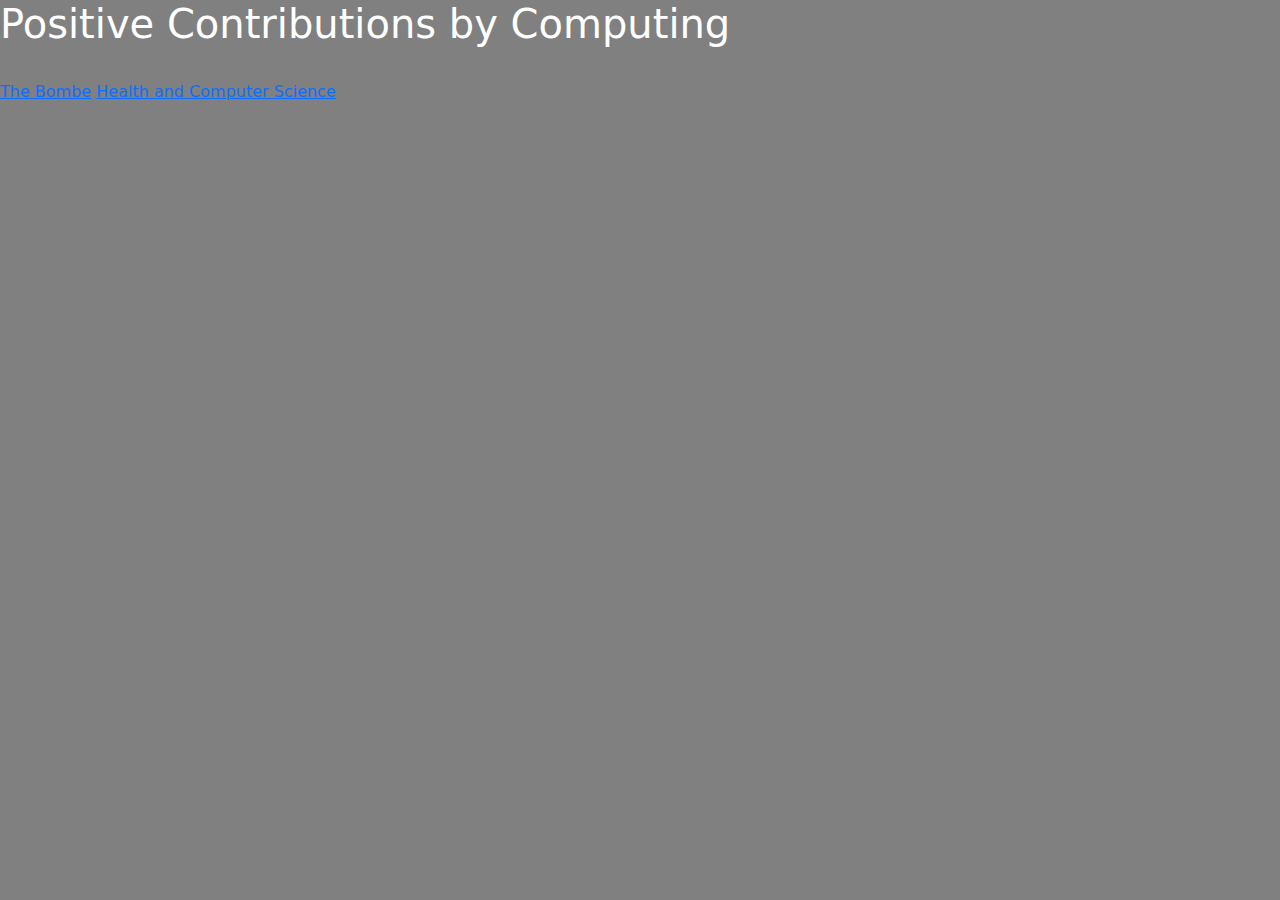
<file: index.html>
<!DOCTYPE html>
<html lang="en">

<head>
    <meta charset="utf-8">
    <meta name="viewport" content="width=device-width, initial-scale=1">
    <link href="https://cdn.jsdelivr.net/npm/bootstrap@5.2.1/dist/css/bootstrap.min.css" rel="stylesheet">
    <script src="https://cdn.jsdelivr.net/npm/bootstrap@5.2.1/dist/js/bootstrap.bundle.min.js"></script>
    <link href="CSS/main.css" rel="stylesheet">

    <script src="https://code.jquery.com/jquery-3.6.1.min.js"
        integrity="sha256-o88AwQnZB+VDvE9tvIXrMQaPlFFSUTR+nldQm1LuPXQ=" crossorigin="anonymous"></script>

    <script>
        $(function () {
            $("#navbar").load("SharedPages/navbar.html");
        });
    </script>

    <title>Home</title>
</head>

<body>
    <div id="navbar"></div>
    <h1>Positive Contributions by Computing</h1>
    <br>
    <a href="Skye.html">The Bombe</a>
    <a href="Catherine.html">Health and Computer Science</a>
</body>

</html>
</file>
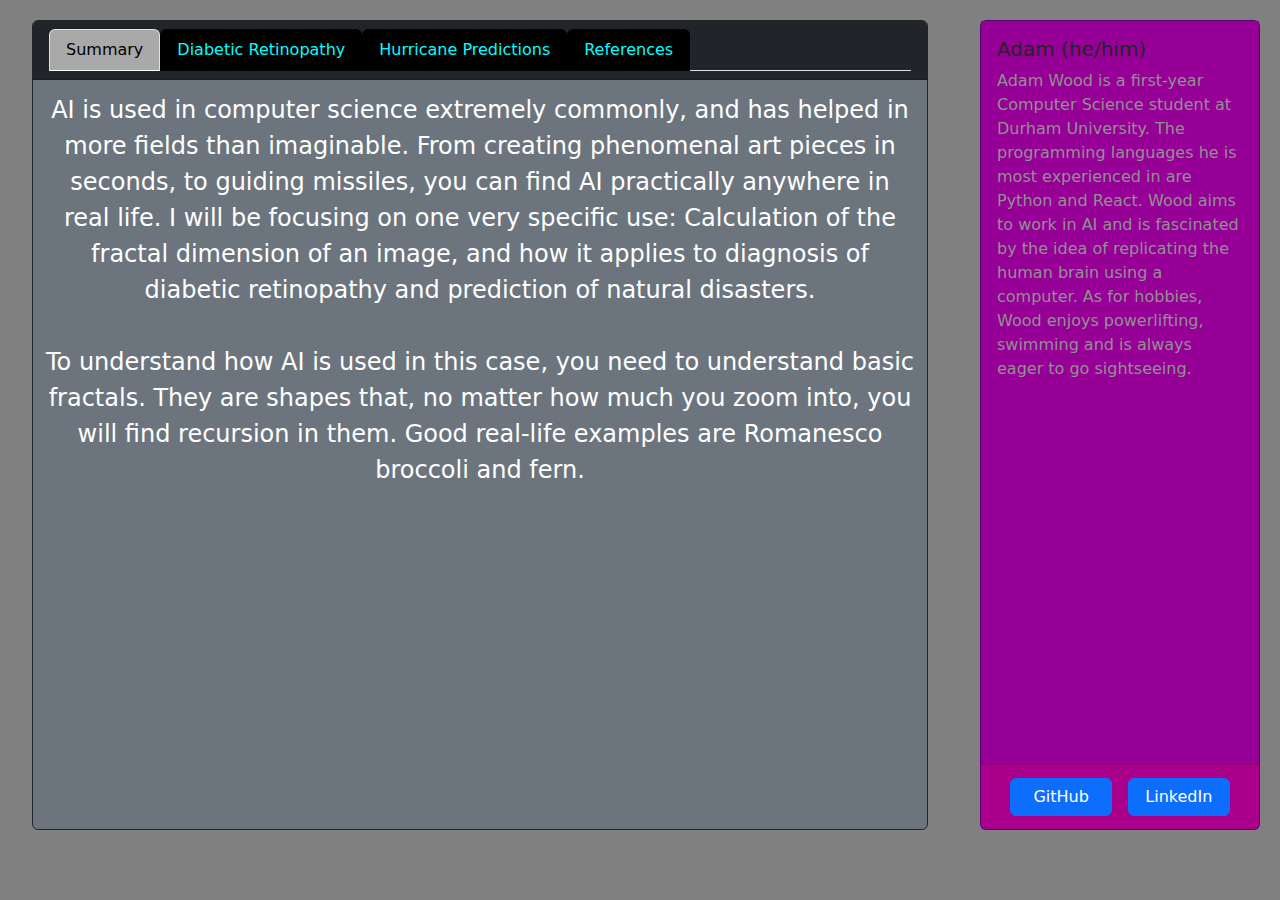
<file: Adam.html>
<!DOCTYPE html>
<html lang="en">

    <head>
        <!--general-->
        <meta name="author" content="Adam Wood" />
        <meta name="description" content="Shows how AI can help humanity, through non-integer fractal dimension analysis" />
        <meta charset="utf-8">
        <meta name="viewport" content="width=device-width, initial-scale=1">

        <!--bootstrap-->
        <link href="https://cdn.jsdelivr.net/npm/bootstrap@5.2.1/dist/css/bootstrap.min.css" rel="stylesheet">
        <script src="https://cdn.jsdelivr.net/npm/bootstrap@5.2.1/dist/js/bootstrap.bundle.min.js"></script>
        <link href="CSS/main.css" rel="stylesheet">
        <script src="https://code.jquery.com/jquery-3.6.1.min.js"
            integrity="sha256-o88AwQnZB+VDvE9tvIXrMQaPlFFSUTR+nldQm1LuPXQ=" crossorigin="anonymous"></script>

        <!--navbar-->
        <script>
            $(function () {
                $("#navbar").load("SharedPages/navbar.html");
            });
        </script>

        <!--title-->
        <title>AI in comp sci</title>
    </head>

    <body>
    
        <body>
            <div id="navbar"></div>
            <div class="container-fluid" style="height: 100vh-56px;">
                <div class="row">
                    <div class="col-sm-9">
                        <div class=" card text-center bg-secondary text-white border-dark"
                            style="color: black; margin: 20px; height: 90vh;">
                            <div class="card-header bg-dark">
                                <ul class="nav nav-tabs" id="myTab" role="tablist">
                                    <li class="nav-item" role="presentation">
                                        <button class="nav-link active nav-btn-dark" id="synopsis-tab" data-bs-toggle="tab"
                                            data-bs-target="#synopsis" type="button" role="tab" aria-controls="synopsis"
                                            aria-selected="true">Summary</button>
                                    </li>
                                    <li class="nav-item" role="presentation">
                                        <button class="nav-link nav-btn-dark" id="details-tab" data-bs-toggle="tab"
                                            data-bs-target="#details" type="button" role="tab" aria-controls="details"
                                            aria-selected="false">Diabetic Retinopathy</button>
                                    </li>
                                    <li class="nav-item" role="presentation">
                                        <button class="nav-link nav-btn-dark" id="details2-tab" data-bs-toggle="tab"
                                            data-bs-target="#details2" type="button" role="tab" aria-controls="details2"
                                            aria-selected="false">Hurricane Predictions</button>
                                    </li>
                                    <li class="nav-item" role="presentation">
                                        <button class="nav-link nav-btn-dark" id="references-tab" data-bs-toggle="tab" 
                                            data-bs-target="#references" type="button" role="tab" aria-controls="references" 
                                            aria-selected="false">References</button>
                                    </li>
                                </ul>
                            </div>
                            <div class="tab-content overflow-auto" id="myTabContent" style="padding: 12px;">
                                <div class="tab-pane fade show active" id="synopsis" role="tabpanel"
                                    aria-labelledby="details-tab">
                                    <p class="fs-4">AI is used in computer science extremely commonly, and has helped in more fields than imaginable. From creating
                                    phenomenal art pieces in seconds, to guiding missiles, you can find AI practically anywhere in real life. I will be
                                    focusing on one very specific use: Calculation of the fractal dimension of an image, and how it applies to diagnosis of
                                    diabetic retinopathy and prediction of natural disasters.
                                    <br /><br />
                                    To understand how AI is used in this case, you need to understand basic fractals. They are shapes that, no matter how
                                    much you zoom into, you will find recursion in them. Good real-life examples are Romanesco broccoli and fern.
</p>
                                </div>
                                <div class="tab-pane fade" id="details" role="tabpanel" aria-labelledby="details-tab">
                                    <p>hi</p>
                                </div>
                                <div class="tab-pane fade" id="details2" role="tabpanel" aria-labelledby="details2-tab">
                                    <p>hi2</p>
                                </div>
                                <!--<div class="tab-pane fade" id="references" role="tabpanel" aria-labelledby="references-tab">
                                    <a href="https://en.wikipedia.org/wiki/Bombe" class="text-white">Wikipedia...</a>
                                </div>-->
                            </div>
                        </div>
                    </div>
    
                    <!--profile card in sidebar-->
                    <div class="col-sm-3" style="padding: 20px;">
                        <div class="card mx-auto" style="background-color: rgb(110, 0, 140); min-height: 90vh">
                            <!--<img src=".jpg" class="card-img" style="width:95%; margin:2.5%"
                                alt="...">-->
                            <div class="card-body" style="background-color: rgb(150, 0, 150);">
                                <h5 class="card-title">Adam (he/him)</h5>
                                <!--profile paragraph-->
                                <p class="card-text" style="color: rgb(145, 145, 145);">
                                Adam Wood is a first-year Computer Science student at Durham University. 
								The programming languages he is most experienced in are Python and React.
                                Wood aims to work in AI and is fascinated by the idea of replicating the human brain using a computer.
                                As for hobbies, Wood enjoys powerlifting, swimming and is always eager to go sightseeing.</p>
                            </div>
                            <div class="card-footer text-center" style="background-color: rgb(170, 0, 140);">
                                <a href="https://github.com/Wadam03" class="btn btn-primary col-sm-5"
                                    style="margin: 5px;">GitHub</a>
                                <a href="https://www.linkedin.com/in/adam-wood-b9536b254"
                                    class="btn btn-primary col-sm-5" style="margin: 5px;">LinkedIn</a>
                            </div>
                        </div>
                    </div>
    
                </div>
            </div>
        </body>
</html>
</file>
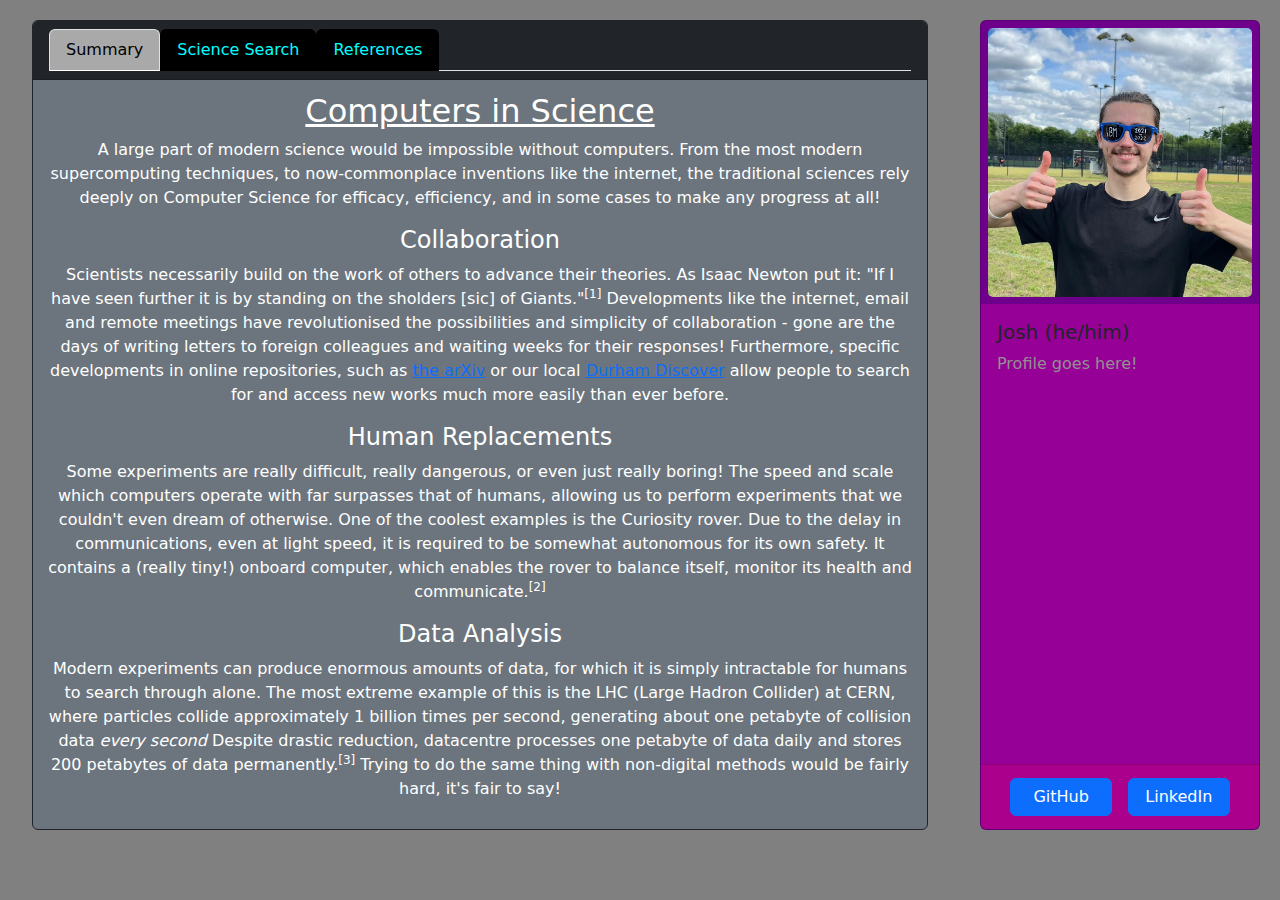
<file: Josh.html>
<!DOCTYPE html>
<html lang="en">
    <head>
        <!--General useful information. -->
        <meta name="author" content="Josh Loan-Clarke" />
        <meta name="description" content="Demonstrates, through limited examples, some of the value that computers bring to science."/>
        <meta charset="utf-8">
        <meta name="viewport" content="width=device-width, initial-scale=1">

        <!--Bootstrap stuff -->
        <link href="https://cdn.jsdelivr.net/npm/bootstrap@5.2.1/dist/css/bootstrap.min.css" rel="stylesheet">
        <script src="https://cdn.jsdelivr.net/npm/bootstrap@5.2.1/dist/js/bootstrap.bundle.min.js"></script>
        <link href="CSS/main.css" rel="stylesheet">
    
        <script src="https://code.jquery.com/jquery-3.6.1.min.js"
            integrity="sha256-o88AwQnZB+VDvE9tvIXrMQaPlFFSUTR+nldQm1LuPXQ=" crossorigin="anonymous"></script>
        
        <!--Navbar stuff -->
        <script>
            $(function () {
                $("#navbar").load("SharedPages/navbar.html");
            });
        </script>
        
        <!--Title -->
        <title>Computers in Science</title>
    </head>
    
    <body>
        <body>
            <div id="navbar"></div>
            <div class="container-fluid" style="height: 100vh-56px;">
                <div class="row">
                    <div class="col-sm-9">
                        <div class=" card text-center bg-secondary text-white border-dark"
                            style="color: black; margin: 20px; height: 90vh;">
                            <div class="card-header bg-dark">
                                <ul class="nav nav-tabs" id="myTab" role="tablist">
                                    <li class="nav-item" role="presentation">
                                        <button class="nav-link active nav-btn-dark" id="synopsis-tab" data-bs-toggle="tab"
                                            data-bs-target="#synopsis" type="button" role="tab" aria-controls="synopsis"
                                            aria-selected="true">Summary</button>
                                    </li>
                                    <li class="nav-item" role="presentation">
                                        <button class="nav-link nav-btn-dark" id="details-tab" data-bs-toggle="tab"
                                            data-bs-target="#details" type="button" role="tab" aria-controls="details"
                                            aria-selected="false">Science Search</button>
                                    </li>
                                    <li class="nav-item" role="presentation">
                                        <button class="nav-link nav-btn-dark" id="references-tab" data-bs-toggle="tab"
                                            data-bs-target="#references" type="button" role="tab" aria-controls="references"
                                            aria-selected="false">References</button>
                                    </li>
                                </ul>
                            </div>
                            <div class="tab-content overflow-auto" id="myTabContent" style="padding: 12px;">
                                <div class="tab-pane fade show active" id="synopsis" role="tabpanel"
                                    aria-labelledby="details-tab">
                                    <h2><u>Computers in Science</u></h2>
                                    <p>A large part of modern science would be impossible without computers. From the most modern
                                        supercomputing techniques, to now-commonplace inventions like the internet, the traditional
                                        sciences rely deeply on Computer Science for efficacy, efficiency, and in some cases to make
                                        any progress at all!
                                    </p>
                                    <h4>Collaboration</h4>
                                    <p>Scientists necessarily build on the work of others to advance their theories. As Isaac Newton
                                        put it: "If I have seen further it is by standing on the sholders [sic] of Giants."<sup>[1]</sup>
                                        Developments like the internet, email and remote meetings have revolutionised the possibilities
                                        and simplicity of collaboration - gone are the days of writing letters to foreign colleagues
                                        and waiting weeks for their responses! Furthermore, specific developments in online repositories,
                                        such as <a href="https://arxiv.org/">the arXiv</a> or our local <a href="https://discover.durham.ac.uk/discovery/search?vid=44DUR_INST:VU1">
                                        Durham Discover</a> allow people to search for and access new works much more easily than ever
                                        before.
                                    </p>
                                    <h4>Human Replacements</h4>
                                    <p>Some experiments are really difficult, really dangerous, or even just really boring! The speed and
                                        scale which computers operate with far surpasses that of humans, allowing us to perform
                                        experiments that we couldn't even dream of otherwise. One of the coolest examples is the Curiosity
                                        rover. Due to the delay in communications, even at light speed, it is required to be somewhat
                                        autonomous for its own safety. It contains a (really tiny!) onboard computer, which enables the
                                        rover to balance itself, monitor its health and communicate.<sup>[2]</sup>
                                    </p>
                                    <h4>Data Analysis</h4>
                                    <p>Modern experiments can produce enormous amounts of data, for which it is simply intractable for
                                        humans to search through alone. The most extreme example of this is the LHC (Large Hadron
                                        Collider) at CERN, where particles collide approximately 1 billion times per second, generating 
                                        about one petabyte of collision data <i>every second</i> Despite drastic reduction, datacentre
                                        processes one petabyte of data daily and stores 200 petabytes of data permanently.<sup>[3]</sup>
                                        Trying to do the same thing with non-digital methods would be fairly hard, it's fair to say!
                                    </p>
                                </div>
                                <div class="tab-pane fade" id="details" role="tabpanel" aria-labelledby="details-tab">
                                    <!--This section allows a user to search for a science and get relevant content returned.-->
                                    <p>What science do you want to find out about?</p>
                                    <!--Adds a search bar and button.-->
                                    <form id="form" action="">
                                        <input id="scienceSearchBar" type="text" placeholder="Enter a science..." aria-label="Search through site content">
                                        <button>Search!</button>
                                    </form>
                                    <!--Below runs on button click. Reads search bar input, checks if a science, returns relevant file.-->
                                    <!--Modified from: https://pagedart.com/blog/how-to-add-a-search-bar-in-html/-->
                                    <script>
                                        const f = document.getElementById("form");
                                        function submitted(event) {
                                            event.preventDefault();
                                            var userInput = document.getElementById("scienceSearchBar").value;
                                            //This function is in Josh.js file.
                                            updateParagraph(userInput);
                                        }
                                        f.addEventListener('submit', submitted);
                                    </script>
                                    <!--Adds the Josh.js file for the function.-->
                                    <script src="Josh.js"></script>
                                    <br>
                                    <!--Displays the relevant paragraph-->
                                    <object id="scienceParagraph" data="" width="100%"></object>    
                                </div>
                                <div class="tab-pane fade" id="references" role="tabpanel" aria-labelledby="references-tab">
                                    <h2>References</h2>
                                    <ol align="left">
                                        <li>Newton, Isaac. "Letter from Sir Isaac Newton to Robert Hooke". Historical Society of 
                                            Pennsylvania. Available at:<a href="https://discover.hsp.org/Record/dc-9792/Description#tabnav">
                                            https://discover.hsp.org/Record/dc-9792/Description#tabnav.</a></li>
                                        <li>NASA. "Mars Curiosity Rover - Brains". Available at:<a href="https://mars.nasa.gov/msl/spacecraft/rover/brains/">
                                            https://mars.nasa.gov/msl/spacecraft/rover/brains/.</a></li>
                                        <li>Gaillard, Mélissa. "CERN Data Centre passes the 200-petabyte milestone". CERN. Available at:
                                            <a href="https://home.cern/news/news/computing/cern-data-centre-passes-200-petabyte-milestone">
                                            https://home.cern/news/news/computing/cern-data-centre-passes-200-petabyte-milestone.</a></li>
                                        <li>National Library of Medicine. "CHM13 T2T v1.1 – Genome – Assembly – NCBI". Available at:
                                            <a href="https://www.ncbi.nlm.nih.gov/assembly/GCA_009914755.3">
                                            https://www.ncbi.nlm.nih.gov/assembly/GCA_009914755.3.</a></li>
                                        <li>National Human Genome Research Institute, "Telomere-to-Telomere (T2T)" Available at: <a href=
                                            "https://www.genome.gov/about-genomics/telomere-to-telomere">https://www.genome.gov/about-genomics/telomere-to-telomere.
                                            </a></li>
                                        <li>The Power of Silence, "Chemical Process Simulation Software and Types" Available at: <a href=
                                                "https://thepowerofsilence.co/chemical-process-simulation-software-and-types/">
                                                https://thepowerofsilence.co/chemical-process-simulation-software-and-types/.</a></li>
                                        <li>O’ Brien, J., "How quantum computing could beat climate change", World Economic Forum, <a 
                                            href="www.weforum.org/agenda/2019/12/quantum-computing-applications-climate-change/">
                                            www.weforum.org/agenda/2019/12/quantum-computing-applications-climate-change/</a></li>
                                        <li>Wang, Q., et al. “Plasma N2-fixation : 1900-2014", Catalysis Today, 256, no. 1, (2015) 
                                            pp. 49-66 Available at: <a href="doi.org/10.1016/j.cattod.2015.05.005">
                                            https://www.genome.gov/about-genomics/telomere-to-telomere.</a></li>        
                                    </ol>
                                </div>
                            </div>
                        </div>
                    </div>

                    <!--Profile card in sidebar.-->
                    <div class="col-sm-3" style="padding: 20px;">
                        <div class="card mx-auto" style="background-color: rgb(110, 0, 140); min-height: 90vh">
                            <img src="img/Josh_Profile.jpg" class="card-img" style="width:95%; margin:2.5%"
                                alt="Image of Josh, standing outside in sunshine wearing sunglasses and posing with thumbs up.">
                            <div class="card-body" style="background-color: rgb(150, 0, 150);">
                                <h5 class="card-title">Josh (he/him)</h5>
                                <p class="card-text" style="color: rgb(145, 145, 145);">Profile goes here!</p>
                            </div>
                            <div class="card-footer text-center" style="background-color: rgb(170, 0, 140);">
                                <a href="https://github.com/jlc-vcg" class="btn btn-primary col-sm-5" style="margin: 5px;">GitHub</a>
                                <a href="https://www.linkedin.com/in/josh-loan-clarke-8903b220a/" class="btn btn-primary col-sm-5"
                                style="margin: 5px;">LinkedIn</a>
                            </div>
                        </div>
                    </div>
                </div>
            </div>
        </body>
</html>
</file>
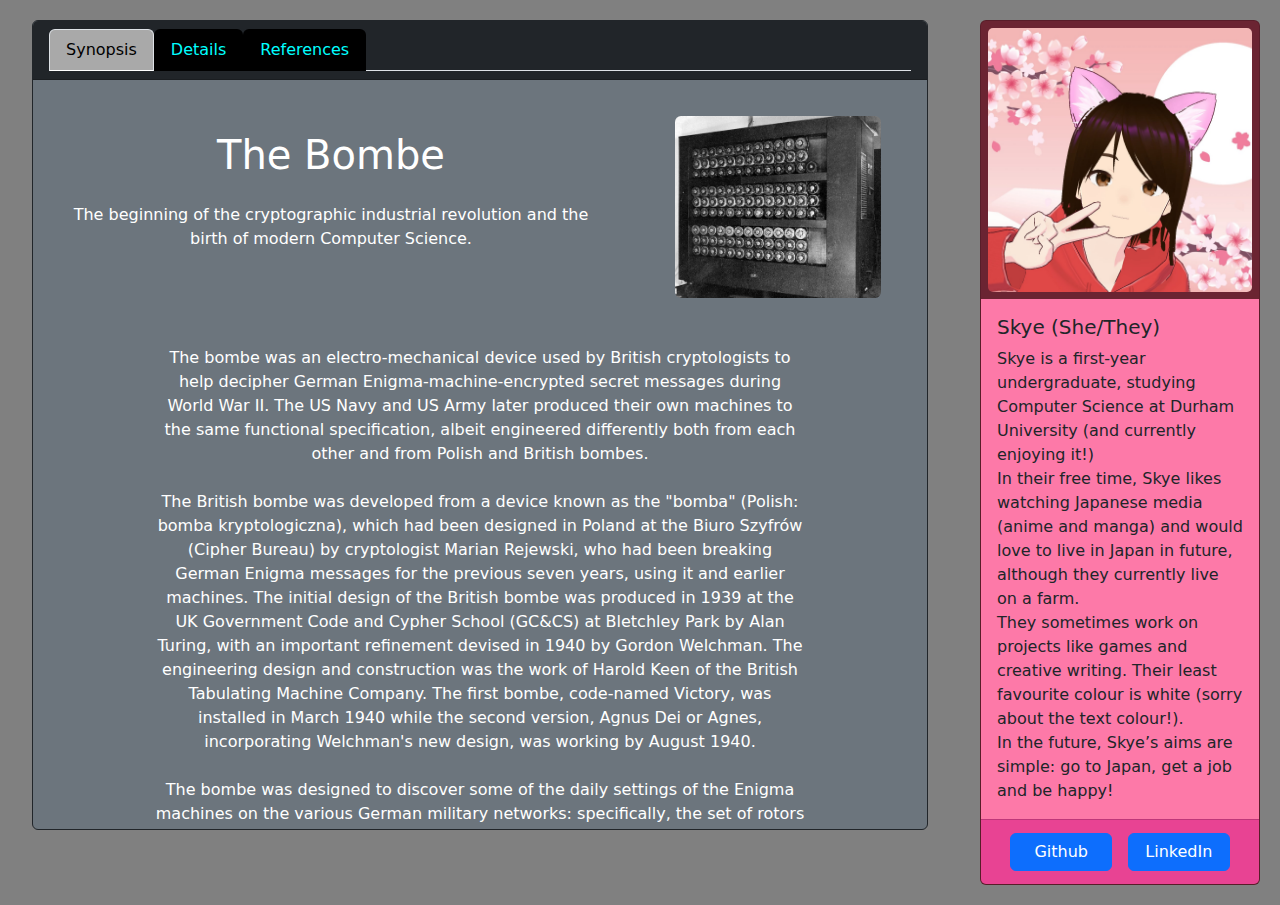
<file: Skye.html>
<!DOCTYPE html>
<html lang="en">
	<head>
		<meta charset="utf-8" />
		<meta name="viewport" content="width=device-width, initial-scale=1" />
		<link
			href="https://cdn.jsdelivr.net/npm/bootstrap@5.2.1/dist/css/bootstrap.min.css"
			rel="stylesheet"
		/>
		<script src="https://cdn.jsdelivr.net/npm/bootstrap@5.2.1/dist/js/bootstrap.bundle.min.js"></script>
		<link href="CSS/main.css" rel="stylesheet" />

		<script
			src="https://code.jquery.com/jquery-3.6.1.min.js"
			integrity="sha256-o88AwQnZB+VDvE9tvIXrMQaPlFFSUTR+nldQm1LuPXQ="
			crossorigin="anonymous"
		></script>

		<script>
			$(function () {
				$("#navbar").load("SharedPages/navbar.html");
			});
		</script>

		<title>The Bombe by Skye</title>
	</head>

	<body>
		<div id="navbar"></div>
		<div class="container-fluid" style="height: 100vh-56px">
			<div class="row">
				<div class="col-sm-9">
					<div
						class="card text-center bg-secondary text-white border-dark"
						style="color: black; margin: 20px; height: 90vh"
					>
						<div class="card-header bg-dark">
							<ul class="nav nav-tabs" id="myTab" role="tablist">
								<li class="nav-item" role="presentation">
									<button
										class="nav-link active nav-btn-dark"
										id="synopsis-tab"
										data-bs-toggle="tab"
										data-bs-target="#synopsis"
										type="button"
										role="tab"
										aria-controls="synopsis"
										aria-selected="true"
									>
										Synopsis
									</button>
								</li>
								<li class="nav-item" role="presentation">
									<button
										class="nav-link nav-btn-dark"
										id="details-tab"
										data-bs-toggle="tab"
										data-bs-target="#details"
										type="button"
										role="tab"
										aria-controls="details"
										aria-selected="false"
									>
										Details
									</button>
								</li>
								<li class="nav-item" role="presentation">
									<button
										class="nav-link nav-btn-dark"
										id="references-tab"
										data-bs-toggle="tab"
										data-bs-target="#references"
										type="button"
										role="tab"
										aria-controls="references"
										aria-selected="false"
									>
										References
									</button>
								</li>
							</ul>
						</div>
						<div class="tab-content overflow-auto" id="myTabContent" style="padding: 12px">
							<div
								class="tab-pane fade show active"
								id="synopsis"
								role="tabpanel"
								aria-labelledby="details-tab"
							>
								<br />
								<div class="row">
									<div class="col-sm-8 align-self-center">
										<div class="d-flex flex-column bd-highlight mb-3 d-flex align-items-center">
											<div class="p-2 bd-highlight">
												<h1>The Bombe</h1>
											</div>
											<div class="p-2 bd-highlight">
												<p>
													The beginning of the cryptographic industrial revolution and the birth of
													modern Computer Science.
												</p>
											</div>
										</div>
									</div>
									<div class="col-sm-4">
										<img
											src="img/Wartime_picture_of_a_Bletchley_Park_Bombe.jpg"
											class="rounded mx-auto d-block img-fluid w-75"
										/>
									</div>
								</div>
								<p class="m-auto w-75 mt-5">
									The bombe was an electro-mechanical device used by British cryptologists to help
									decipher German Enigma-machine-encrypted secret messages during World War II. The
									US Navy and US Army later produced their own machines to the same functional
									specification, albeit engineered differently both from each other and from Polish
									and British bombes. <br /><br />
									The British bombe was developed from a device known as the "bomba" (Polish: bomba
									kryptologiczna), which had been designed in Poland at the Biuro Szyfrów (Cipher
									Bureau) by cryptologist Marian Rejewski, who had been breaking German Enigma
									messages for the previous seven years, using it and earlier machines. The initial
									design of the British bombe was produced in 1939 at the UK Government Code and
									Cypher School (GC&CS) at Bletchley Park by Alan Turing, with an important
									refinement devised in 1940 by Gordon Welchman. The engineering design and
									construction was the work of Harold Keen of the British Tabulating Machine
									Company. The first bombe, code-named Victory, was installed in March 1940 while
									the second version, Agnus Dei or Agnes, incorporating Welchman's new design, was
									working by August 1940.
									<br /><br />
									The bombe was designed to discover some of the daily settings of the Enigma
									machines on the various German military networks: specifically, the set of rotors
									in use and their positions in the machine; the rotor core start positions for the
									message—the message key—and one of the wirings of the plugboard.
									<br /><br />
									- Wikipedia ["Bombe"] Accessed: 27/10/2022
								</p>
							</div>
							<div class="tab-pane fade" id="details" role="tabpanel" aria-labelledby="details-tab">
								<h1>Enigma</h1>
								The Enigma machine, which combined electrical and mechanical components, was
								descended from a number of designs that were submitted for patent as early as 1918
								in Germany and were produced commercially beginning in the early 1920s. Looking
								rather like a typewriter, it was battery-powered and highly portable. In addition to
								a keyboard, the device had a lamp board consisting of 26 stenciled letters, each
								with a small lightbulb behind it.
								<br /><br />
								As a cipher clerk typed a message on the keyboard in plain German, letters were
								illuminated one by one on the lamp board. An assistant recorded the letters by hand
								to form the enciphered message, which was then transmitted in Morse Code. Each bulb
								in the lamp board was electrically connected to a letter on the keyboard, but the
								wiring passed via a number of rotating wheels, with the result that the connections
								were always changing as the wheels moved. Thus, typing the same letter at the
								keyboard, such as AAAA..., would produce a stream of changing letters at the lamp
								board, such as WMEV…. It was this ever-changing pattern of connections that made
								Enigma extremely hard to break.
								<br /><br />
								The earliest success against the German military Enigma was by the Polish Cipher
								Bureau. In the winter of 1932–33, Polish mathematician Marian Rejewski deduced the
								pattern of wiring inside the three rotating wheels of the Enigma machine. (Rejewski
								was helped by photographs, received from the French secret service, showing pages of
								an Enigma operating manual for September and October 1932.) Before an Enigma
								operator began enciphering a message, he set Enigma’s three wheels (four in models
								used by the German navy) to various starting positions that were also known to the
								intended recipient. In a major breakthrough, Rejewski invented a method for finding
								out, from each intercepted German transmission, the positions in which the wheels
								had started at the beginning of the message. In consequence, Poland was able to read
								encrypted German messages from 1933 to 1939. In the summer of 1939 Poland turned
								over everything—including information about Rejewski’s Bomba, a machine he devised
								in 1938 for breaking Enigma messages—to Britain and France. In May 1940, however, a
								radical change to the Enigma system eliminated the loophole that Rejewski had
								exploited to discover the starting positions of the wheels. New methods developed at
								Bletchley Park during 1940 enabled code breakers there to continue to decipher
								German air force and army communications. However, German naval messages—including
								the all-important traffic to and from U-boats in the North Atlantic—remained
								cloaked. (The Poles too had had little success against naval Enigma.) U-boats were
								sinking such a large number of merchant ships taking food, munitions, and oil to
								Britain from North America that by 1941 some analysts were predicting that the
								sinkings would tip Britain into starvation within a few months.
								<br /><br />
								In June 1941 British mathematician Alan M. Turing and his group at Bletchley finally
								succeeded in breaking into the daily communications of the U-boats. Decoded messages
								revealed the positions of the submarines, enabling ships to avoid contact. Great
								care was always exercised to conceal the fact that Bletchley had deciphered these
								messages. For instance, British intelligence leaked false information hinting at
								revolutionary new developments in long-range radar.
								<br /><br />
								Turing was responsible for another major development in breaking Enigma. In March
								1940, Turing’s first Bombe, a code-breaking machine, was installed at Bletchley
								Park; improvements suggested by British mathematician Gordon Welchman were
								incorporated by August. This complex machine consisted of approximately 100 rotating
								drums, 10 miles of wire, and about 1 million soldered connections. The Bombe
								searched through different possible positions of Enigma’s internal wheels, looking
								for a pattern of keyboard-to-lamp board connections that would turn coded letters
								into plain German. The method depended on human instinct, though; to initiate the
								process, a code breaker had to guess a few words in the message (these guessed words
								were called a crib). The Polish Bomba, a simpler 18-drum machine, was a forerunner
								of the Bombe, but it was based on Rejewski’s method for finding the wheel positions
								at the start of the message. Unlike Rejewski’s method, the more powerful crib-based
								method invented by Turing survived the May 1940 change. The war on Enigma was
								transformed by the high-speed Bombes.
								<br /><br />
								- Britannica ["Ultra - Allied Intelligence Project"] Accessed: 1/11/2022
								<br /><br />
								<h1>Alan Turing</h1>
								Alan Turing is one of the most well-known Codebreakers to have worked at Bletchley
								Park, partly due to the Oscar nominated film, The Imitation Game. For the early part
								of World War Two, he was head of Hut 8, working on decrypting the German naval
								Enigma. During this time he designed the famous Bombe machine which would help speed
								up the process of decrypting Enigma and arguably paved the way for the first
								computer to be built by other Codebreakers at Bletchley Park.
								<br /><br />
								Many historians believe that Allied victory was inevitable; it was just a matter of
								how long it would take. Turing contributed significantly to the work being done at
								Bletchley Park and his Bombe machines did undoubtedly speed up the breaking of
								certain types of enemy ciphers. His work specifically on decrypting German Naval
								Enigma contributed to the Allies’ success in the Battle of the Atlantic, allowing
								vital supplies to arrive in Britain from North America in time for D-Day in 1944.
								It’s important to note that the same is true of a great many people who worked at
								Bletchley Park during World War II: brilliant minds and hard work came together to
								solve a seemingly insurmountable problem.
								<br /><br />
								Much of Turing’s work has had a massive influence on technology which has become a
								pivotal part of the modern society. During the war, he made a lot of contributions
								towards cryptanalysis with new methods to approach codebreaking such as ‘Turingery’.
								This is still relevant today because cryptography underpins internet security and
								data protection. Turing is also considered one of the fathers of computer science:
								Before the war he was working on an idea which he called a ‘universal machine’ which
								is similar to a computer. His Bombe machine also proved that machines could be used
								to make problem solving easier and quicker. His work on artificial intelligence has
								also influenced research into this field and his proposed assessment for computer
								intelligence is now referred to as “the Turing test”.
								<br /><br />
								It seems that Turing was not bashful about his homosexuality, nor that he seemed to
								struggle with being gay, but neither did he make a point of telling people, as
								homosexuality was a criminal offence. In 1941, he proposed to his colleague and
								fellow mathematician and cryptanalyst Joan Clarke, but broke off the engagement
								shortly afterwards, telling her that he was homosexual. She was apparently unfazed
								by the revelation. It appears that Turing was generally understood to be homosexual,
								but it was not publicly spoken about. In January 1952, Turing started a relationship
								with Arnold Murray and on 23rd January Turing’s house was burgled. Murray told
								Turing that he knew the burglar. Turing reported this to the police, and in the
								course of the investigation admitted that he and Murray were in a relationship. Both
								men were charged with ‘gross indecency’. Turing pled ‘guilty’ in the trial on 31st
								March 1952 and was given a choice of imprisonment or probation (the latter included
								a course of hormonal treatment). Today, Turing is often used as a figurehead for the
								rights of gay people. He’s a relatively well-known person and is used to highlight
								the mistreatment of homosexual men in the past.
								<br /><br />
								- Bletchley Park ["Alan Turing FAQs"] Accessed: 1/11/2022
								<br /><br />
								<h1>The Bombe's Legacy</h1>
								The Bombes represented the first mass production of a specially designed
								cryptanalytical machine. They heralded the industrialisation of codebreaking and the
								intelligence they provided was crucial to Allied success in WW2. They were a
								significant part of the Bletchley Park operation, which was so successful that the
								Germans remained unaware the information sent on their “unbreakable” Engima machines
								had actually been cracked by the Allies.
								<br />
								- Bletchley Park ["6 facts about the Bombe"] Accessed: 1/11/2022
								<br /><br />
								Turing stands alongside Churchill, Eisenhower, and a short glory-list of other
								wartime principals as a leading figure in the Allied victory over Hitler. There
								should be a statue of him in London among Britain's other leading war heroes. Some
								historians estimate that Bletchley Park's massive codebreaking operation, especially
								the breaking of U-boat Enigma, shortened the war in Europe by as many as two to four
								years. If Turing and his group had not weakened the U-boats' hold on the North
								Atlantic, the 1944 Allied invasion of Europe - the D-Day landings - could have been
								delayed, perhaps by about a year or even longer, since the North Atlantic was the
								route that ammunition, fuel, food and troops had to travel in order to reach Britain
								from America. Harry Hinsley, a member of the small, tight-knit team that battled
								against Naval Enigma, and who later became the official historian of British
								intelligence, underlined the significance of the U-boat defeat. Any delay in the
								timing of the invasion, even a delay of less than a year, would have put Hitler in a
								stronger position to withstand the Allied assault, Hinsley points out. The
								fortification of the French coastline would have been even more formidable, huge
								Panzer Armies would have been moved into place ready to push the invaders back into
								the sea - or, if that failed, then to prevent them from crossing the Rhine into
								Germany - and large numbers of rocket-propelled V2 missiles would have been raining
								down on southern England, wreaking havoc at the ports and airfields tasked to
								support the invading troops.
								<br /><br />
								In the actual course of events, it took the Allied armies a year to fight their way
								from the French coast to Berlin; but in a scenario in which the invasion was
								delayed, giving Hitler more time to prepare his defences, the struggle to reach
								Berlin might have taken twice as long. At a conservative estimate, each year of the
								fighting in Europe brought on average about seven million deaths, so the
								significance of Turing's contribution can be roughly quantified in terms of the
								number of additional lives that might have been lost if he had not achieved what he
								did. If U-boat Enigma had not been broken, and the war had continued for another two
								to three years, a further 14 to 21 million people might have been killed. Of course,
								even in a counterfactual scenario in which Turing was not able to break U-boat
								Enigma, the war might still have ended in 1945 because of some other occurrence,
								also contrary-to-fact, such as the dropping of a nuclear weapon on Berlin.
								Nevertheless, these colossal numbers of lives do convey a sense of the magnitude of
								Turing's contribution.
								<br />
								- BBC ["Alan Turing: The codebreaker who saved 'millions of lives'"] Accessed:
								1/11/2022
							</div>
							<div
								class="tab-pane fade"
								id="references"
								role="tabpanel"
								aria-labelledby="references-tab"
							>
								<a href="https://en.wikipedia.org/wiki/Bombe" class="text-white"
									>Wikipedia - Bombe</a
								><br /><br />
								<a href="https://www.britannica.com/topic/Ultra-Allied-intelligence-project" class="text-white"
									>Britannica - Ultra: Allied Intelligence Project</a
								><br>
								<a
									href="https://bletchleypark.org.uk/our-story/alan-turing-faqs/"
									class="text-white"
									>Bletchley Park - Alan Turing FAQs</a
								><br />
								<a
									href="https://bletchleypark.org.uk/our-story/6-facts-about-the-bombe/"
									class="text-white"
									>Bletchley Park - 6 facts about the Bombe</a
								><br />
								<a href="https://www.bbc.co.uk/news/technology-18419691" class="text-white"
									>BBC - Alan Turing: The codebreaker who saved 'millions of lives'</a
								>
							</div>
						</div>
					</div>
				</div>
				<div class="col-sm-3" style="padding: 20px">
					<div class="card mx-auto" style="background-color: rgb(107, 36, 50); min-height: 90vh">
						<img
							src="img/Skye_Profile.jpg"
							class="card-img"
							style="width: 95%; margin: 2.5%"
							alt="Stylised picture of Skye, a girl with pink cat ears in a red hoodie posing for a picture in front of a sakura tree background."
						/>
						<div class="card-body" style="background-color: #fd79a8">
							<h5 class="card-title">Skye (She/They)</h5>
							<!--Profile written by Josh-->
							<p class="card-text">
								Skye is a first-year undergraduate, studying Computer Science at Durham University
								(and currently enjoying it!)
								<br />
								In their free time, Skye likes watching Japanese media (anime and manga) and would
								love to live in Japan in future, although they currently live on a farm.
								<br />
								They sometimes work on projects like games and creative writing. Their least
								favourite colour is white (sorry about the text colour!).
								<br />
								In the future, Skye’s aims are simple: go to Japan, get a job and be happy!
							</p>
						</div>
						<div class="card-footer text-center" style="background-color: #e84393">
							<a
								href="https://github.com/SkyePal42"
								class="btn btn-primary col-sm-5"
								style="margin: 5px"
								>Github</a
							>
							<a
								href="https://www.linkedin.com/in/skye-carroll-630040166"
								class="btn btn-primary col-sm-5"
								style="margin: 5px"
								>LinkedIn</a
							>
						</div>
					</div>
				</div>
			</div>
		</div>
	</body>
</html>
</file>
<file: CSS/main.css>
body {
    background-color: grey;
    color: white;
}

.nav-btn-dark {
    color: cyan;
    background-color: black;
}

.nav-btn-dark.active {
    background-color: darkgrey !important;
}
</file>
